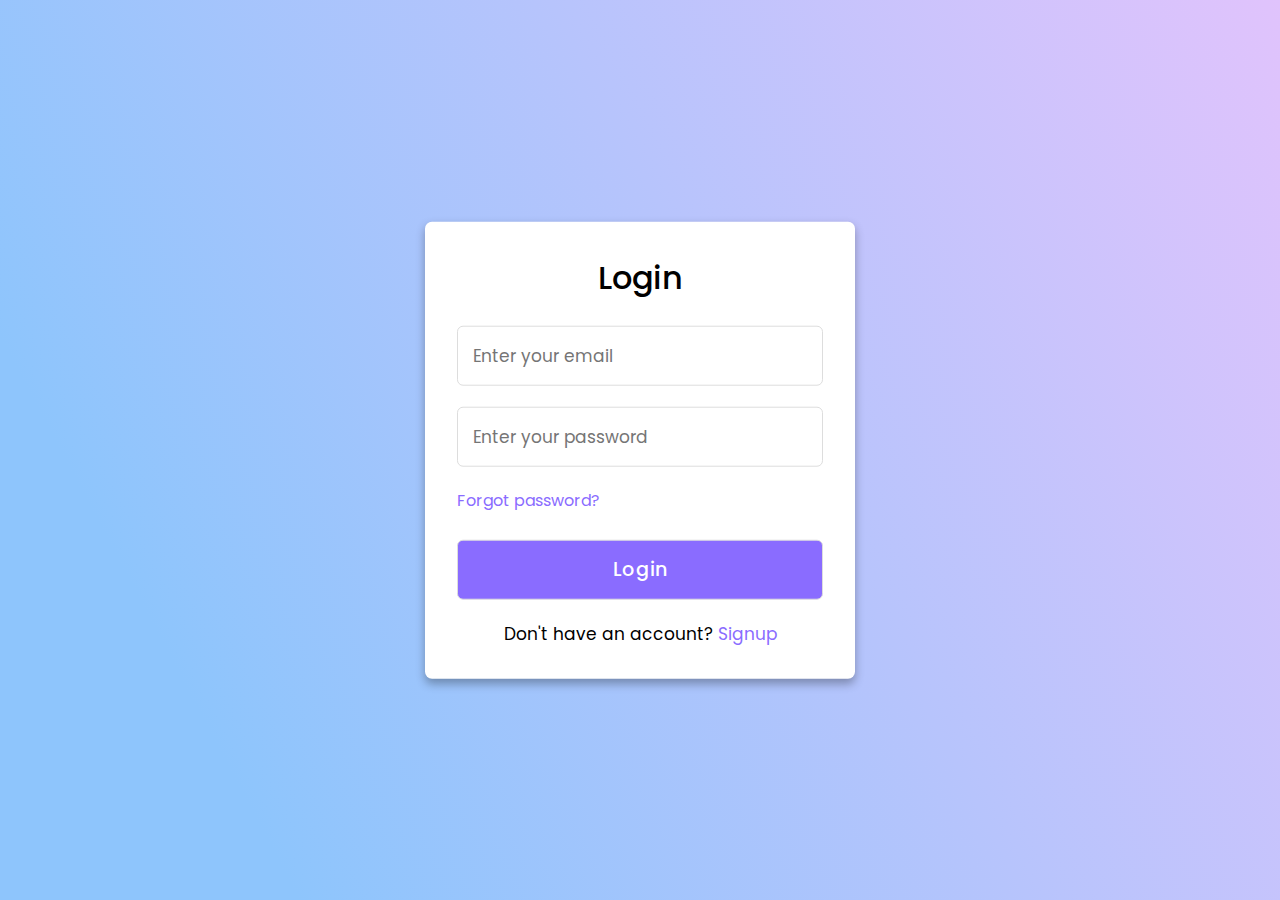
<file: log.html>
<!DOCTYPE html>
<!-- Coding By CodingNepal - codingnepalweb.com -->
<html lang="en">
<head>
  <meta charset="UTF-8">
  <meta name="viewport" content="width=device-width, initial-scale=1.0">
  <meta http-equiv="X-UA-Compatible" content="ie=edge">
  <title>Login</title>
  <!---Custom CSS File--->
  <link rel="stylesheet" href="log.css">
</head>
<body>
  <div class="container">
    <input type="checkbox" id="check">
    <div class="login form">
      <header>Login</header>
      <form action="#">
        <input type="text" placeholder="Enter your email">
        <input type="password" placeholder="Enter your password">
        <a href="#">Forgot password?</a>
        <input type="button" class="button" value="Login">
      </form>
      <div class="signup">
        <span class="signup">Don't have an account?
         <label for="check">Signup</label>
        </span>
      </div>
    </div>
    <div class="registration form">
      <header>Signup</header>
      <form action="#">
        <input type="text" placeholder="Enter your email">
        <input type="password" placeholder="Create a password">
        <input type="password" placeholder="Confirm your password">
        <input type="button" class="button" value="Signup">
      </form>
      <div class="signup">
        <span class="signup">Already have an account?
         <label for="check">Login</label>
        </span>
      </div>
    </div>
  </div>
</body>
</html>
</file>
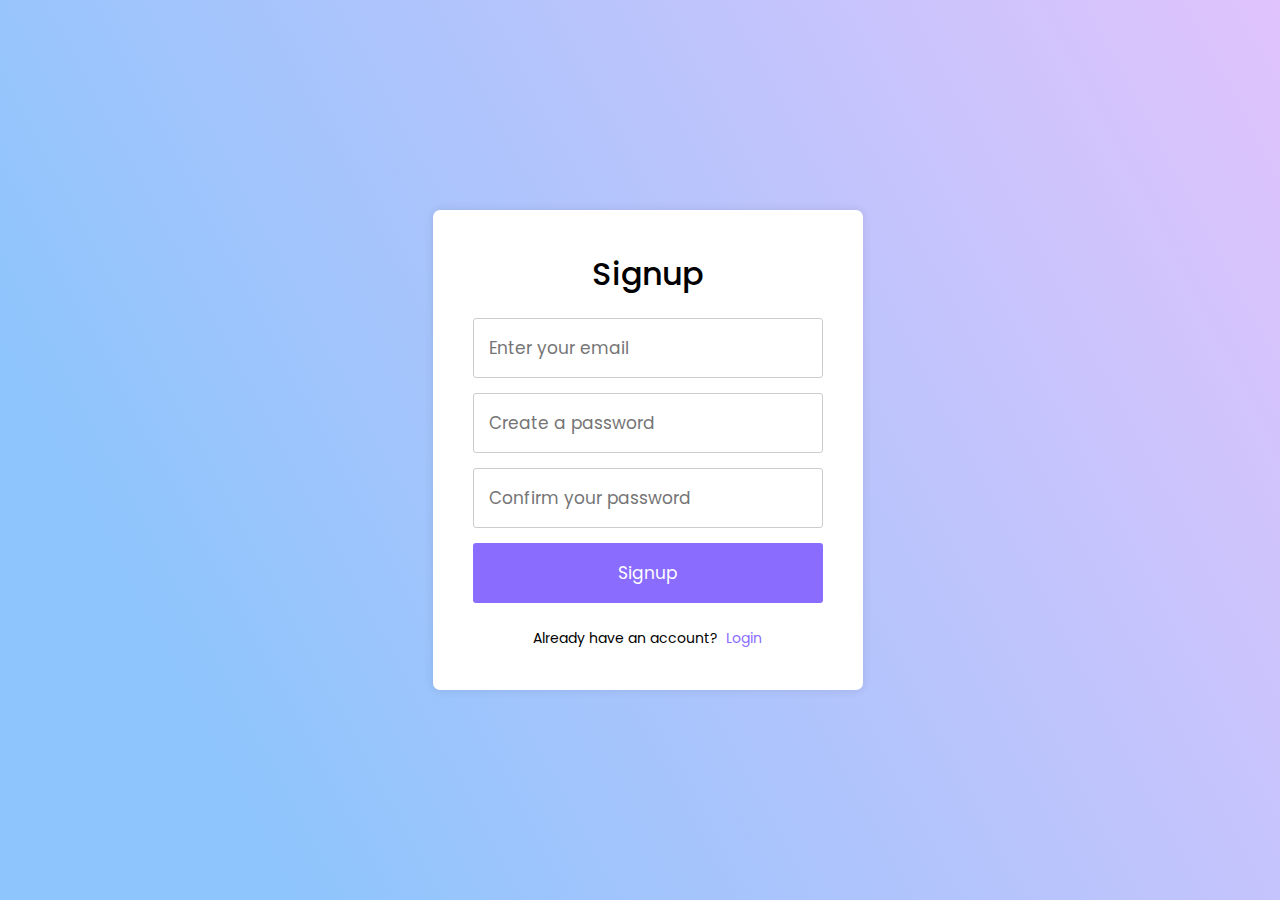
<file: signup.html>
<!DOCTYPE html>
<html lang="en">
<head>
    <meta charset="UTF-8">
    <meta name="viewport" content="width=device-width, initial-scale=1.0">
    <title>Document</title>
    <link rel="stylesheet" href="signup.css">
</head>
<body>
  <div class="container"></div>
    <input type="checkbox" id="check">
    <div class="registration form">
        <header>Signup</header>
        <form action="#">
          <input type="text" placeholder="Enter your email">
          <input type="password" placeholder="Create a password">
          <input type="password" placeholder="Confirm your password">
          <input type="button" class="button" value="Signup">
        </form>
        <div class="signup">
          <span class="signup">Already have an account?
           <label for="check">Login</label>
          </span>
        </div>
    </div>
  </div>
    
</body>
</html>
</file>
<file: log.css>
/* Import Google font - Poppins */
@import url('https://fonts.googleapis.com/css2?family=Poppins:wght@200;300;400;500;600;700&display=swap');
*{
  margin: 0;
  padding: 0;
  box-sizing: border-box;
  font-family: 'Poppins', sans-serif;
}
body{
  min-height: 100vh;
  width: 100%;
  background: linear-gradient(62deg, rgb(142, 197, 252) 17%, rgb(224, 195, 252) 100%);;
}
.container{
  position: absolute;
  top: 50%;
  left: 50%;
  transform: translate(-50%,-50%);
  max-width: 430px;
  width: 100%;
  background: #fff;
  border-radius: 7px;
  box-shadow: 0 5px 10px rgba(0,0,0,0.3);
}


.container .registration{
  display: none;
}
#check:checked ~ .registration{
  display: block;
}
#check:checked ~ .login{
  display: none;
}
#check{
  display: none;
}
.container .form{
  padding: 2rem;
}
.form header{
  font-size: 2rem;
  font-weight: 500;
  text-align: center;
  margin-bottom: 1.5rem;
}
 .form input{
   height: 60px;
   width: 100%;
   padding: 0 15px;
   font-size: 17px;
   margin-bottom: 1.3rem;
   border: 1px solid #ddd;
   border-radius: 6px;
   outline: none;
 }
 .form input:focus{
   box-shadow: 0 1px 0 rgba(0,0,0,0.2);
 }
.form a{
  font-size: 16px;
  color: #8A6CFF;
  text-decoration: none;
}
.form a:hover{
  text-decoration: underline;
}
.form input.button{
  color: #fff;
  background: #8A6CFF;
  font-size: 1.2rem;
  font-weight: 500;
  letter-spacing: 1px;
  margin-top: 1.7rem;
  cursor: pointer;
  transition: 0.4s;
}
.form input.button:hover{
  background: #7d6dbc;
}
.container .signup{
  font-size: 17px;
  text-align: center;
}
.container .signup label{
  color: #8A6CFF;
  cursor: pointer;
}
.container .signup label:hover{
  text-decoration: underline;
}
</file>
<file: signup.css>
/* Import Google font - Poppins */
@import url('https://fonts.googleapis.com/css2?family=Poppins:wght@200;300;400;500;600;700&display=swap');
*{
  margin: 0;
  padding: 0;
  box-sizing: border-box;
  font-family: 'Poppins', sans-serif;
}
/* Apply styles to the entire page */
body {
    font-family: Arial, sans-serif;
    background-color: #f2f2f2;
    display: flex;
    justify-content: center;
    align-items: center;
    height: 100vh;
    margin: 0;
     background: linear-gradient(62deg, rgb(142, 197, 252) 17%, rgb(224, 195, 252) 100%);;
}


.container {
    position: absolute;
    top: 50%;
    left: 50%;
    transform: translate(-50%,-50%);
    max-width: 430px;
    width: 100%;
    background: #fff;
    border-radius: 7px;
    box-shadow: 0 5px 10px rgba(0,0,0,0.3);
  }

/* Style the registration form */
.registration.form {
    background-color: #fff;
    box-shadow: 0 0 10px rgba(0, 0, 0, 0.1);
    padding: 40px;
    margin-left: 15px;
    border-radius: 7px;
    width: 430px;
}

.registration.form header {
    font-size: 2rem;
    font-weight: 500;
    margin-bottom: 20px;
    text-align: center;
}

.registration.form input[type="text"],
.registration.form input[type="password"] {
    width: 100%;
    padding: 15px;
    margin-bottom: 15px;
    border: 1px solid #ccc;
    border-radius: 3px;
}

.registration.form input[type="button"] {
    width: 100%;
    background-color: #8A6CFF;
    color: #fff;
    border: none;
    padding: 10px;
    border-radius: 3px;
    cursor: pointer;
}

/* Style the "Already have an account?" section */
.signup {
    text-align: center;
}

.signup span {
    font-size: 14px;
}

.signup label {
    color: #8A6CFF;
    cursor: pointer;
}

/* Style the checkbox */
#check {
    display: none;
}

/* Style the checkbox label as a link */
#check + .registration.form .signup label::before {
    content: "\00a0"; /* Add some space before the label */
    text-decoration: none;
}

.signup{
    font-size: 17px;
    text-align: center;
  }
  .signup label{
    color:#8A6CFF;
    cursor: pointer;
  }
  .signup label:hover{
    text-decoration: underline;
  }

   .form input{
   height: 60px;
   width: 100%;
   padding: 0 15px;
   font-size: 17px;
   margin-bottom: 1.3rem;
   border: 1px solid #ddd;
   border-radius: 6px;
   outline: none;
 }
</file>
